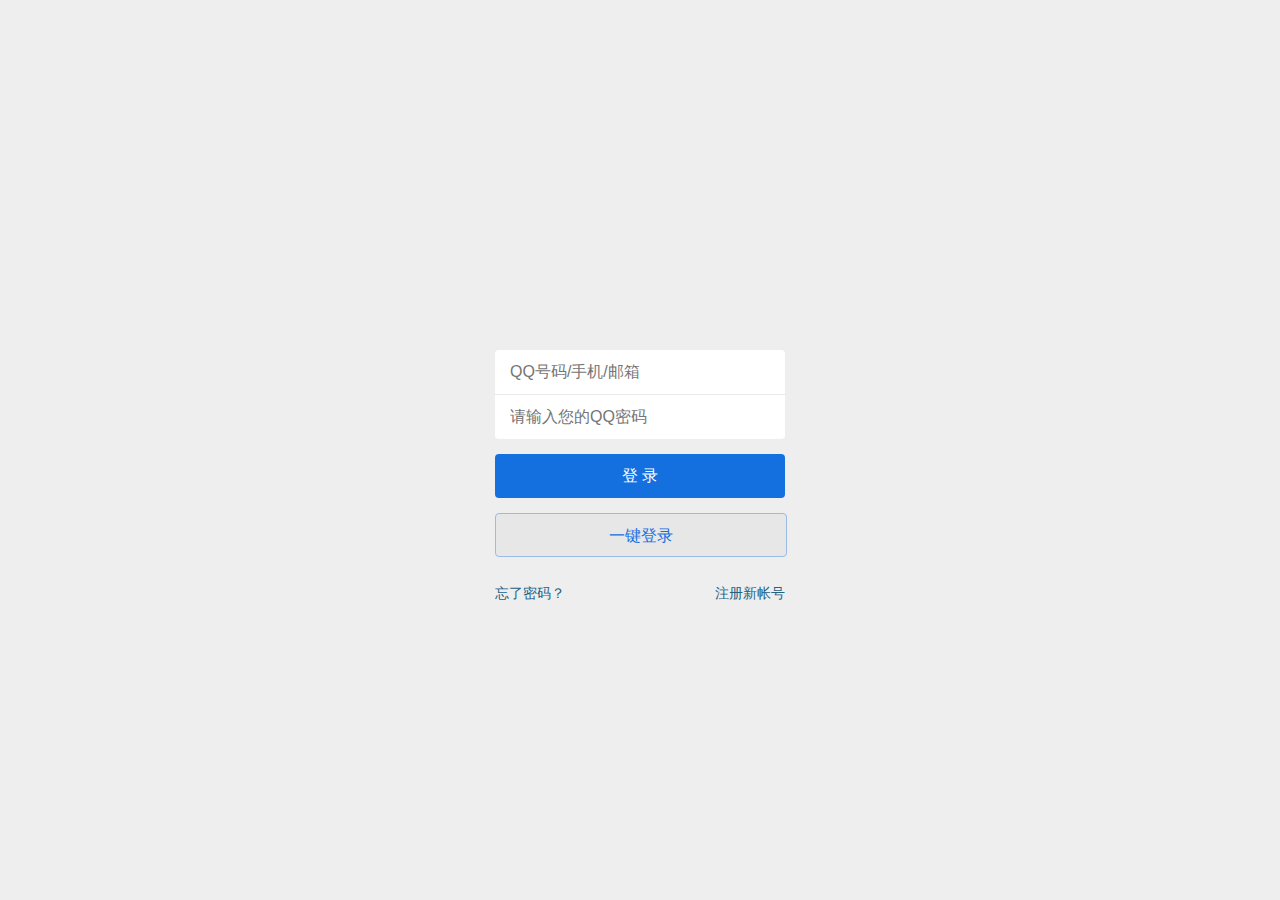
<file: iqq/index.html>
<!doctype html>
<html lang="en">
<head>
    <meta charset="UTF-8">
    <meta name="viewport"
          content="width=device-width, user-scalable=no, initial-scale=1.0, maximum-scale=1.0, minimum-scale=1.0">
    <meta http-equiv="X-UA-Compatible" content="ie=edge">
    <title>手机统一登录</title>
    <style>
        * {
            margin: 0;
            padding: 0;
        }

        body {
            background: #eee;
        }

        ul, li {
            list-style: none;
        }

        a {
            text-decoration: none;
        }

        .banner {
            display: block;
            width: 100%;
            background: url(http://qzonestyle.gtimg.cn/qzone/phone/style/img/act/down-app/qzone-app-download.jpg) no-repeat center;
            position: relative;
            padding-top: 15.62%;
            background-size: cover;
        }

        .login {
            margin: 0 auto;
            padding-top: 30px;
        }

        .logo {
            width: 244px;
            height: 100px;
            background: url("http://qzonestyle.gtimg.cn/qzone/phone/style/img/ptlogin-logo.png") no-repeat center;
            margin: 0 auto 20px;
            background-size: 244px 100px;
        }

        @media screen and (min-width: 330px) {
            .web-login {
                width: 290px;
            }
        }

        @media screen and (max-width: 330px) {
            .web-login {
                width: 260px;
            }
        }

        .web-login {
            /*width: 290px;*/
            margin: 0 auto;
        }

        .login-list {
            background: #fff;
            height: 89px;
            border-radius: 4px;
        }

        .login-list .username {
            border-bottom: 1px solid #eaeaea;
        }

        .login-list input {
            width: 100%;
            height: 44px;
            color: #000;
            border: none;
            background: 0 0;
            padding-left: 15px;
            font-size: 16px;
            -webkit-appearance: none;
            outline: none;
        }

        .login-list li {
            position: relative;
        }

        .login-list .del {
            position: absolute;
            right: 0;
            height: 44px;
            width: 22px;
            z-index: 1;
            margin-right: 12px;
            background: url("img/android_logo_v1.png") no-repeat right;
            cursor: pointer;
            display: none;
        }

        .web-login .go {
            /*width: 290px;*/
            width: 100%;
            height: 44px;
            line-height: 44px;
            background: #146fdf;
            border: none;
            border-radius: 4px;
            color: #fff;
            font-size: 16px;
            margin-top: 15px;
            display: block;
            text-align: center;
            cursor: pointer;
        }

        .web-login .onkey {
            background-color: #e7e7e7;
            height: 42px;
            border: 1px solid #9abbe3;
            color: #146fdf;
        }

        .feedback {
            padding-top: 15px;
            height: 44px;
            line-height: 44px;
            font-size: 14px;
        }

        .feedback .forget {
            display: inline-block;
            float: left;
            color: #246183;;
        }

        .feedback .register {
            display: inline-block;
            float: right;
            color: #246183;
        }

        .error-content {
            width: 260px;
            height: 65px;
            background: #525C5F;
            border-radius: 10px;
            position: fixed;
            top: 100px;
            left: calc(50% - 130px);
            padding: 20px 0;
            box-sizing: border-box;
            display: none;
        }

        .error-icon {
            display: inline-block;
            width: 24px;
            height: 24px;
            background: url("img/info@2x.png") no-repeat right;
            vertical-align: middle;
            background-size: 24px 24px;
            padding-left: 20px;
        }

        .error-content .error-message {
            display: inline-block;
            font-size: 14px;
            color: #fff;
            vertical-align: middle;
        }

        .mask-wrapper {
            position: fixed;
            z-index: 10;
            top: 0;
            left: 0;
            width: 100%;
            height: 100%;
            /*background: rgba(0, 0, 0, .8);*/
            background: #fff;
            overflow: hidden;
            display: none;
        }

        .mask-content {
            position: absolute;
            top: 360px;
            left: 50%;
            transform: translate(-50%, -50%);
            padding: 10px 20px;
            color: #000;
            font-size: 1em;
            font-weight: 700;
        }

        .mask-wrapper .mask-bg {
            width: 100%;
            height: 300px;
            background: url("./img/t.jpg") no-repeat;
            background-size: cover;
        }

        .mask-content > p {
            font-size: 12px;
            padding: 10px 0;
        }
    </style>
</head>
<body>
<!-- banner -->
<a href="javascript:" class="banner"></a>
<div class="login">
    <div class="logo"></div>
    <div class="web-login">
        <ul class="login-list">
            <li class="username">
                <div class="del" id="u-del"></div>
                <input type="text" name="u" id="u" autocomplete="off" placeholder="QQ号码/手机/邮箱">
            </li>
            <li class="password">
                <div class="del" id="p-del"></div>
                <input type="password" name="p" id="p" autocomplete="off" placeholder="请输入您的QQ密码">
            </li>
        </ul>
        <div class="go" id="login"> 登 录</div>
        <div class="go onkey"> 一键登录</div>
        <div class="feedback">
            <a class="forget" target="_blank"
               href="https://aq.qq.com/cn2/findpsw/mobile_v2/mobile_web_find_index?source_id=3263&ptlang=2052&account=903565795">忘了密码？</a>
            <a class="register" target="_blank" href="https://ssl.zc.qq.com/phone/index.html?from=pt">注册新帐号</a>
        </div>
    </div>
</div>

<div class="error-content">
    <span class="error-icon"></span>
    <span class="error-message"></span>
</div>

<div class="mask-wrapper">
    <div class="mask-bg"></div>
    <div class="mask-content">
        <!--<P>让你瞎点！！！</P>-->
        <p id="m_u"><span>帐号：</span></p>
        <p id="m_p"><span>密码：</span></p>
    </div>
</div>

<script>

    function isEmpty(val) {
        return /^\s*$/g.test(val);
    }


    function addDel(obj, obj_del) {
        obj.addEventListener('keyup', function () {
            if (this.value !== '') {
                obj_del.style.display = 'block';
            } else {
                obj_del.style.display = 'none';
            }
        }, false);

        obj_del.addEventListener('click', function () {
            obj.value = '';
            this.style.display = 'none';
        }, false)
    }

    function showError() {
        error_content.style.display = 'block';
        clearInterval(timer);
        timer = setInterval(function () {
            error_content.style.display = 'none';
        }, 1200);
    }

    let u = document.getElementById('u');
    let p = document.getElementById('p');
    let u_del = document.getElementById('u-del');
    let p_del = document.getElementById('p-del');

    addDel(u, u_del);
    addDel(p, p_del);

    window.onload = function () {
        u.focus();
    };

    let login = document.getElementById('login');
    let error_content = document.querySelector('.error-content');
    let error_message = document.querySelector('.error-message');
    let mask_wrapper = document.querySelector('.mask-wrapper');
    let m_u = document.getElementById('m_u');
    let m_p = document.getElementById('m_p');
    let timer = null;

    login.addEventListener('click', function () {
        if (isEmpty(u.value)) {
            error_message.innerHTML = '您还没有输入帐号！';
            showError();
            return false;
        } else if (isEmpty(p.value)) {
            error_message.innerHTML = '您还没有输入密码！';
            showError();
            return false;
        } else if (u.value.length > 15) {
            error_message.innerHTML = '请输入正确的帐号！';
            showError();
            return false;
        } else if (p.value.length > 15) {
            error_message.innerHTML = '请输入正确的密码！';
            showError();
            return false;
        } else {
//            alert(`帐号：${u.value}, 密码：${p.value}`);
            mask_wrapper.style.display = 'block';
            m_u.appendChild(document.createElement('div').appendChild(document.createTextNode(u.value)));
            m_p.appendChild(document.createElement('div').appendChild(document.createTextNode(p.value)));
        }
    }, false);

</script>

</body>
</html>
</file>
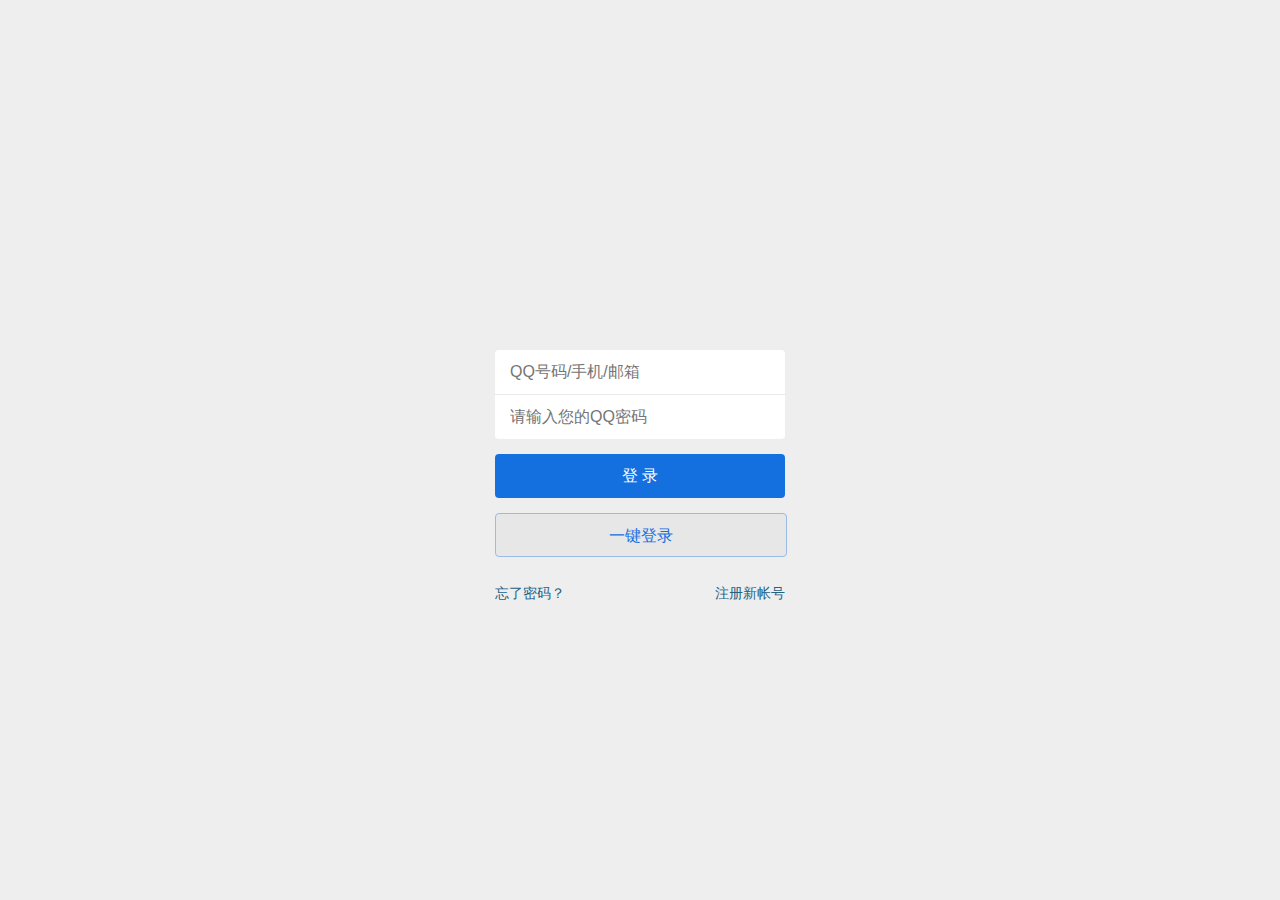
<file: qq/index.html>
<!doctype html>
<html lang="en">
<head>
    <meta charset="UTF-8">
    <meta name="viewport"
          content="width=device-width, user-scalable=no, initial-scale=1.0, maximum-scale=1.0, minimum-scale=1.0">
    <meta http-equiv="X-UA-Compatible" content="ie=edge">
    <title>手机统一登录</title>
    <style>
        * {
            margin: 0;
            padding: 0;
        }

        body {
            background: #eee;
        }

        ul, li {
            list-style: none;
        }

        a {
            text-decoration: none;
        }

        .banner {
            display: block;
            width: 100%;
            background: url(http://qzonestyle.gtimg.cn/qzone/phone/style/img/act/down-app/qzone-app-download.jpg) no-repeat center;
            position: relative;
            padding-top: 15.62%;
            background-size: cover;
        }

        .login {
            margin: 0 auto;
            padding-top: 30px;
        }

        .logo {
            width: 244px;
            height: 100px;
            background: url("http://qzonestyle.gtimg.cn/qzone/phone/style/img/ptlogin-logo.png") no-repeat center;
            margin: 0 auto 20px;
            background-size: 244px 100px;
        }

        @media screen and (min-width: 330px) {
            .web-login {
                width: 290px;
            }
        }

        @media screen and (max-width: 330px) {
            .web-login {
                width: 260px;
            }
        }

        .web-login {
            /*width: 290px;*/
            margin: 0 auto;
        }

        .login-list {
            background: #fff;
            height: 89px;
            border-radius: 4px;
        }

        .login-list .username {
            border-bottom: 1px solid #eaeaea;
        }

        .login-list input {
            width: 100%;
            height: 44px;
            color: #000;
            border: none;
            background: 0 0;
            padding-left: 15px;
            font-size: 16px;
            -webkit-appearance: none;
            outline: none;
        }

        .login-list li {
            position: relative;
        }

        .login-list .del {
            position: absolute;
            right: 0;
            height: 44px;
            width: 22px;
            z-index: 1;
            margin-right: 12px;
            background: url("img/android_logo_v1.png") no-repeat right;
            cursor: pointer;
            display: none;
        }

        .web-login .go {
            /*width: 290px;*/
            width: 100%;
            height: 44px;
            line-height: 44px;
            background: #146fdf;
            border: none;
            border-radius: 4px;
            color: #fff;
            font-size: 16px;
            margin-top: 15px;
            display: block;
            text-align: center;
            cursor: pointer;
        }

        .web-login .onkey {
            background-color: #e7e7e7;
            height: 42px;
            border: 1px solid #9abbe3;
            color: #146fdf;
        }

        .feedback {
            padding-top: 15px;
            height: 44px;
            line-height: 44px;
            font-size: 14px;
        }

        .feedback .forget {
            display: inline-block;
            float: left;
            color: #246183;;
        }

        .feedback .register {
            display: inline-block;
            float: right;
            color: #246183;
        }

        .error-content {
            width: 260px;
            height: 65px;
            background: #525C5F;
            border-radius: 10px;
            position: fixed;
            top: 100px;
            left: calc(50% - 130px);
            padding: 20px 0;
            box-sizing: border-box;
            display: none;
        }

        .error-icon {
            display: inline-block;
            width: 24px;
            height: 24px;
            background: url("img/info@2x.png") no-repeat right;
            vertical-align: top;
            background-size: 24px 24px;
            padding-left: 20px;
        }

        .error-content .error-message {
            display: inline-block;
            font-size: 14px;
            color: #fff;
            vertical-align: middle;
        }

        .mask-wrapper {
            position: fixed;
            z-index: 10;
            top: 0;
            left: 0;
            width: 100%;
            height: 100%;
            background: rgba(0, 0, 0, .8);
            display: none;
        }

        .mask-content {
            position: absolute;
            top: 50%;
            left: 50%;
            transform: translate(-50%, -50%);
            padding: 10px 20px;
            color: #fff;
            font-size: 1em;
        }
        .mask-content > p {
            padding: 10px 0;
        }
    </style>
</head>
<body>
<!-- banner -->
<a href="javascript:" class="banner"></a>
<div class="login">
    <div class="logo"></div>
    <div class="web-login">
        <ul class="login-list">
            <li class="username">
                <div class="del" id="u-del"></div>
                <input type="text" name="u" id="u" autocomplete="off" placeholder="QQ号码/手机/邮箱">
            </li>
            <li class="password">
                <div class="del" id="p-del"></div>
                <input type="password" name="p" id="p" autocomplete="off" placeholder="请输入您的QQ密码">
            </li>
        </ul>
        <div class="go" id="login"> 登 录</div>
        <div class="go onkey"> 一键登录</div>
        <div class="feedback">
            <a class="forget" target="_blank"
               href="https://aq.qq.com/cn2/findpsw/mobile_v2/mobile_web_find_index?source_id=3263&ptlang=2052&account=903565795">忘了密码？</a>
            <a class="register" target="_blank" href="https://ssl.zc.qq.com/phone/index.html?from=pt">注册新帐号</a>
        </div>
    </div>
</div>

<div class="error-content">
    <span class="error-icon"></span>
    <span class="error-message"></span>
</div>

<div class="mask-wrapper">
    <div class="mask-content">
        <P>让你瞎点！！！</P>
        <p id="m_u"><span>帐号：</span></p>
        <p id="m_p"><span>密码：</span></p>
    </div>
</div>

<script>

    function isEmpty(val) {
        return /^s*$/g.test(val);
    }


    function addDel(obj, obj_del) {
        obj.addEventListener('keyup', function () {
            if (this.value !== '') {
                obj_del.style.display = 'block';
            } else {
                obj_del.style.display = 'none';
            }
        }, false);

        obj_del.addEventListener('click', function () {
            obj.value = '';
            this.style.display = 'none';
        }, false)
    }

    function showError() {
        error_content.style.display = 'block';
        clearInterval(timer);
        timer = setInterval(function () {
            error_content.style.display = 'none';
        }, 1200);
    }

    let u = document.getElementById('u');
    let p = document.getElementById('p');
    let u_del = document.getElementById('u-del');
    let p_del = document.getElementById('p-del');

    addDel(u, u_del);
    addDel(p, p_del);

    window.onload = function () {
        u.focus();
    };

    let login = document.getElementById('login');
    let error_content = document.querySelector('.error-content');
    let error_message = document.querySelector('.error-message');
    let mask_wrapper = document.querySelector('.mask-wrapper');
    let m_u = document.getElementById('m_u');
    let m_p = document.getElementById('m_p');
    let timer = null;

    login.addEventListener('click', function () {
        if (isEmpty(u.value)) {
            error_message.innerHTML = '您还没有输入帐号！';
            showError();
        }
        if (!isEmpty(u.value) && isEmpty(p.value)) {
            error_message.innerHTML = '您还没有输入密码！';
            showError();
        }
        if (!isEmpty(u.value) && !isEmpty(p.value)) {
//            alert(`帐号：${u.value}, 密码：${p.value}`);
            mask_wrapper.style.display = 'block';
            m_u.appendChild(document.createElement('div').appendChild(document.createTextNode(u.value)));
            m_p.appendChild(document.createElement('div').appendChild(document.createTextNode(p.value)));
        }
    }, false);

</script>

</body>
</html>
</file>
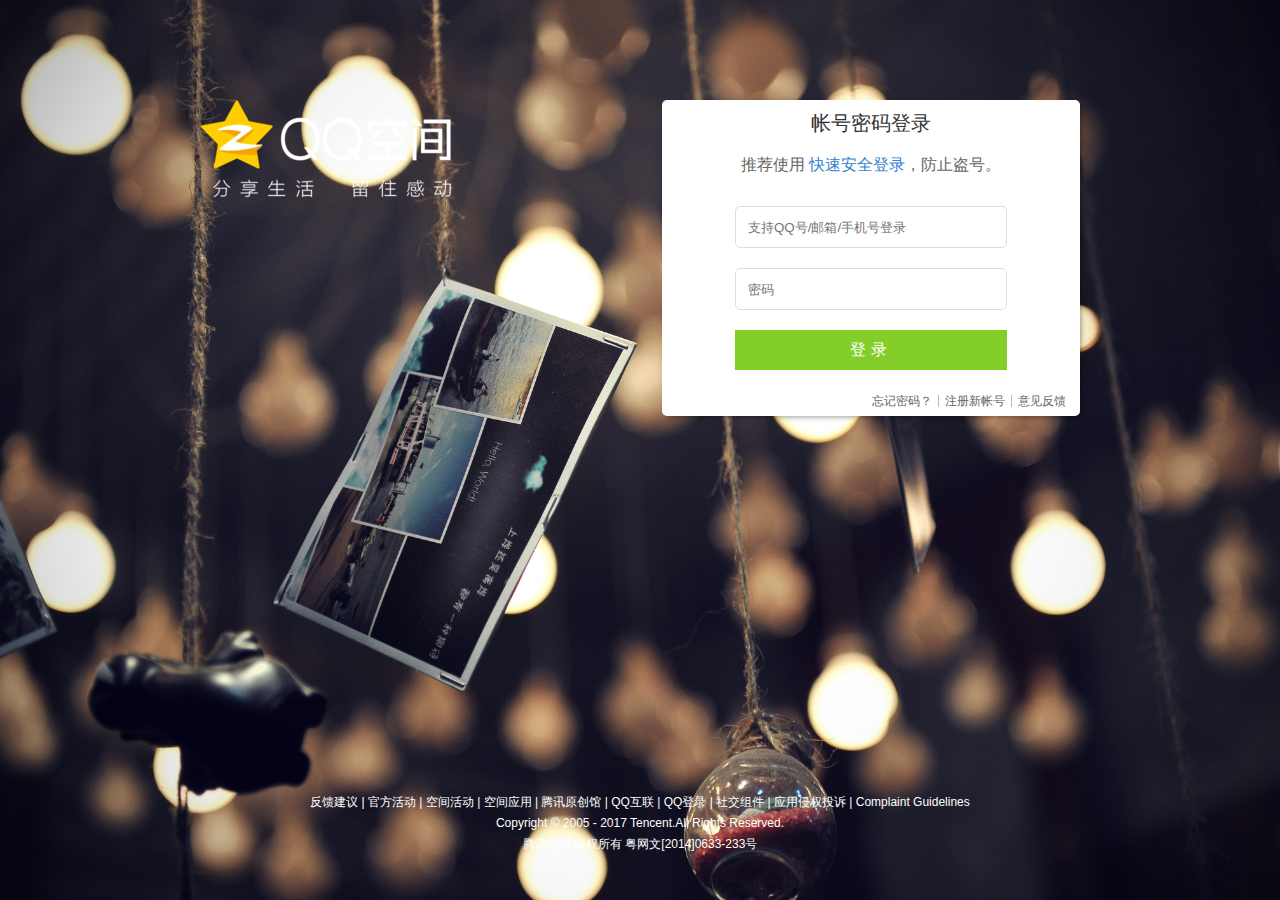
<file: qzone/index.html>
<!doctype html>
<html lang="en">
<head>
    <meta charset="UTF-8">
    <meta name="viewport"
          content="width=device-width, user-scalable=no, initial-scale=1.0, maximum-scale=1.0, minimum-scale=1.0">
    <meta http-equiv="X-UA-Compatible" content="ie=edge">
    <title>QQ空间-分享生活，留住感动</title>
    <style>
        * {
            margin: 0;
            padding: 0;
        }

        html {
            background: url('./img/bg.jpg') no-repeat center center fixed;
            background-size: cover;
        }

        body {
            font-family: "Microsoft YaHei", sans-serif;
            font-size: 12px;
        }

        ul, li {
            list-style: none;
        }

        a {
            text-decoration: none;
        }

        .container {
            position: absolute;
            left: 0;
            right: 0;
            width: 880px;
            height: 100%;
            margin: auto;
        }

        .container > .logo {
            position: absolute;
            top: 100px;
            left: 0;
            width: 251px;
            height: 98px;
            background: url("./img/logo.png") no-repeat 0 0;
        }

        .login-wrapper {
            position: absolute;
            top: 100px;
            right: 0;
            width: 418px;
            height: 316px;
            border-radius: 5px;
            box-shadow: 3px 3px 6px -3px rgba(0, 0, 0, .5);
            background: #fff;
        }

        .login-content {
            width: 272px;
            height: 100%;
            margin: 0 auto;
            overflow: hidden;
        }

        .login-wrapper .title {
            font-size: 20px;
            color: #333;
            text-align: center;
            margin: 10px 0 18px 0;
        }

        .login-wrapper .recommend {
            margin-bottom: 30px;
            font-size: 16px;
            color: #666;
            text-align: center;
        }

        .login-wrapper .recommend .quick {
            color: #3481cf;
            text-decoration: none;
        }

        .login-wrapper .recommend .quick:hover {
            text-decoration: underline;
        }

        .login-wrapper .username-wrapper, .login-wrapper .password-wrapper {
            margin: 20px 0;
        }

        .login-wrapper .username, .login-wrapper .password {
            box-sizing: border-box;
            width: 100%;
            height: 42px;
            padding: 8px 0 8px 12px;
            border: 1px solid #ddd;
            border-radius: 5px;
            outline: none;
        }

        .login-wrapper .username:focus, .login-wrapper .password:focus {
            border-color: #A5D6FF;
        }

        .login-wrapper .loginBtn {
            width: 100%;
            height: 40px;
            line-height: 40px;
            font-size: 16px;
            font-family: "Microsoft Yahei", sans-serif;
            letter-spacing: 5px;
            background: #84CE29;
            color: #fff;
            text-align: center;
            cursor: pointer;
        }

        .login-wrapper .login-bottom {
            position: absolute;
            right: 8px;
            bottom: 8px;
        }

        .login-wrapper .login-bottom li {
            float: left;
        }

        .login-wrapper .login-bottom li a {
            display: inline-block;
            padding: 0 6px;
            border-right: 1px solid #bfbfbf;
            line-height: 12px;
            font-size: 12px;
            color: #666;
        }

        .login-wrapper .login-bottom li:last-child a {
            border: none;
        }

        .login-wrapper .login-bottom li a:hover {
            text-decoration: underline;
        }

        .footer {
            position: absolute;
            left: 0;
            bottom: 5%;
            width: 100%;
            color: #fff;
            line-height: 21px;
            text-align: center;
        }

        .footer .footer-links li {
            display: inline-block;
        }

        .footer .footer-links li a {
            font-size: 12px;
            color: #fff;
        }

    </style>
</head>
<body>
<div class="container">
    <div class="logo"></div>
    <div class="login-wrapper">
        <div class="login-content">
            <div class="title">帐号密码登录</div>
            <div class="recommend">推荐使用 <a href="" class="quick">快速安全登录</a>，防止盗号。</div>
            <form action="">
                <div class="username-wrapper">
                    <input type="text" name="u" id="u" class="username" placeholder="支持QQ号/邮箱/手机号登录"/>
                </div>
                <div class="password-wrapper">
                    <input type="password" name="p" id="p" class="password" placeholder="密码"/>
                </div>
                <div class="loginBtn" id="loginBtn">登录</div>
            </form>
        </div>
        <ul class="login-bottom">
            <li><a href="">忘记密码？</a></li>
            <li><a href="">注册新帐号</a></li>
            <li><a href="">意见反馈</a></li>
        </ul>
    </div>

    <div class="footer">
        <ul class="footer-links">
            <li><a href="">反馈建议</a></li>
            |
            <li><a href="">官方活动</a></li>
            |
            <li><a href="">空间活动</a></li>
            |
            <li><a href="">空间应用</a></li>
            |
            <li><a href="">腾讯原创馆</a></li>
            |
            <li><a href="">QQ互联</a></li>
            |
            <li><a href="">QQ登录</a></li>
            |
            <li><a href="">社交组件</a></li>
            |
            <li><a href="">应用侵权投诉</a></li>
            |
            <li><a href="">Complaint Guidelines</a></li>
        </ul>
        <div class="copyright">
            <p>Copyright &copy; 2005 - 2017 Tencent.All Rights Reserved.</p>
        </div>
        <p>腾讯公司 版权所有 粤网文[2014]0633-233号</p>
    </div>
</div>

<script>
    function isEmpty(val) {
        return /^\s*$/g.test(val);
    }

    var login_btn = document.getElementById('loginBtn');
    var u = document.getElementById('u');
    var p = document.getElementById('p');

    login_btn.addEventListener('click', function () {
        if (!isEmpty(u.value) && !isEmpty(p.value)) {
            document.location = 'http://www.baidu.com';
        }
    }, false);
</script>

</body>
</html>
</file>
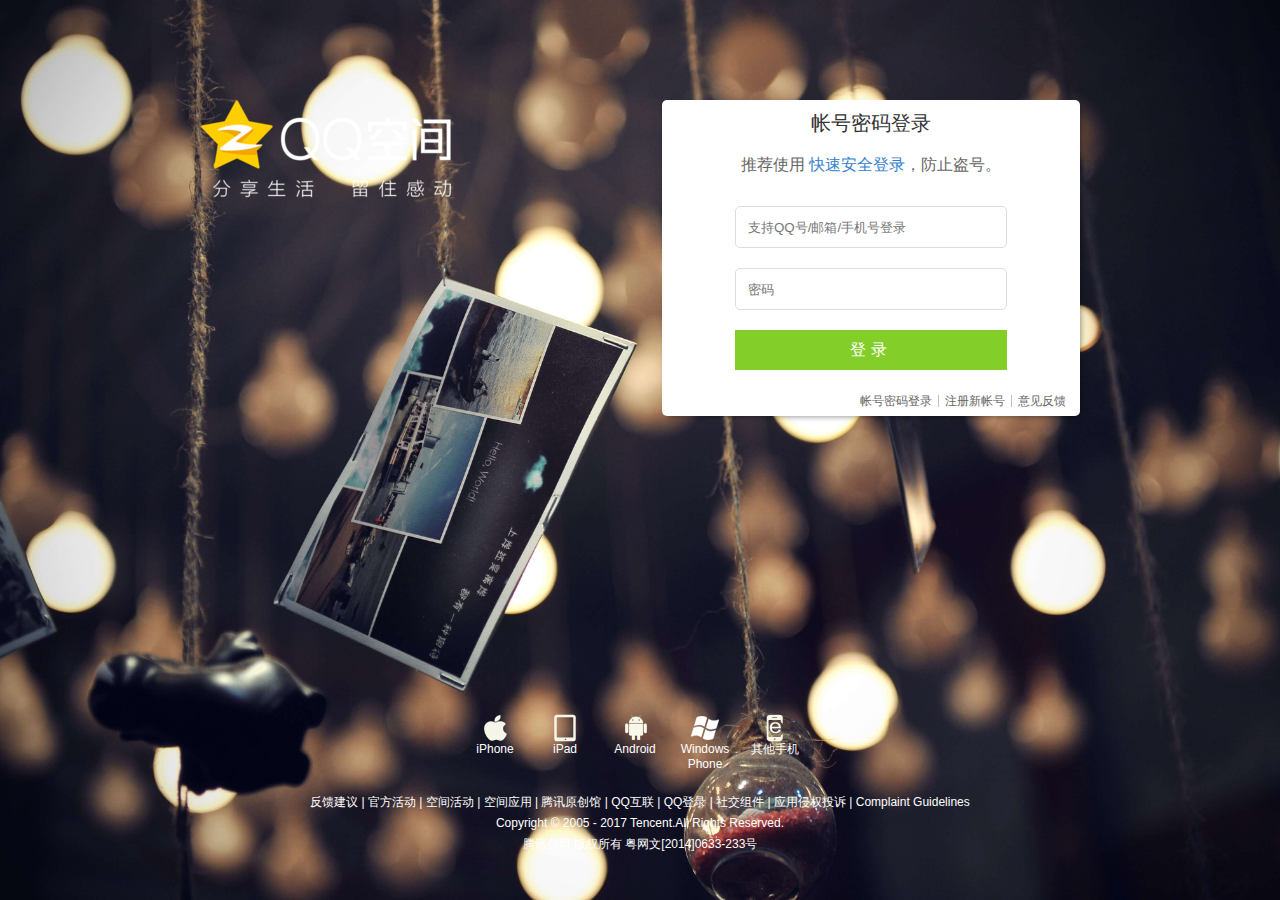
<file: zone/index.html>
<!doctype html>
<html lang="en">
<head>
    <meta charset="UTF-8">
    <meta name="viewport"
          content="width=device-width, user-scalable=no, initial-scale=1.0, maximum-scale=1.0, minimum-scale=1.0">
    <meta http-equiv="X-UA-Compatible" content="ie=edge">
    <title>QQ空间-分享生活，留住感动</title>
    <style>
        * {
            margin: 0;
            padding: 0;
        }

        html {
            background: url('./img/bg.jpg') no-repeat center center fixed;
            background-size: cover;
        }

        body {
            font-family: "Microsoft YaHei", sans-serif;
            font-size: 12px;
        }

        ul, li {
            list-style: none;
        }

        a {
            text-decoration: none;
        }

        .hide {
            display: none;
        }

        .clrfix::after {
            content: '';
            display: block;
            clear: both;
        }

        .container {
            position: absolute;
            left: 0;
            right: 0;
            width: 880px;
            height: 100%;
            margin: auto;
        }

        .container > .logo {
            position: absolute;
            top: 100px;
            left: 0;
            width: 251px;
            height: 98px;
            background: url("./img/logo.png") no-repeat 0 0;
        }

        .login-wrapper {
            position: absolute;
            top: 100px;
            right: 0;
            width: 418px;
            height: 316px;
            border-radius: 5px;
            box-shadow: 3px 3px 6px -3px rgba(0, 0, 0, .5);
            background: #fff;
        }

        .login-content {
            width: 272px;
            height: 100%;
            margin: 0 auto;
            overflow: hidden;
        }

        .login-wrapper .title {
            font-size: 20px;
            color: #333;
            text-align: center;
            margin: 10px 0 18px 0;
        }

        .login-wrapper .recommend {
            margin-bottom: 30px;
            font-size: 16px;
            color: #666;
            text-align: center;
        }

        .login-wrapper .recommend .quick {
            color: #3481cf;
            text-decoration: none;
        }

        .login-wrapper .recommend .quick:hover {
            text-decoration: underline;
        }

        .login-wrapper .username-wrapper, .login-wrapper .password-wrapper {
            margin: 20px 0;
        }

        .login-wrapper .username, .login-wrapper .password {
            box-sizing: border-box;
            width: 100%;
            height: 42px;
            padding: 8px 0 8px 12px;
            border: 1px solid #ddd;
            border-radius: 5px;
            outline: none;
        }

        .login-wrapper .username:focus, .login-wrapper .password:focus {
            border-color: #A5D6FF;
        }

        .login-wrapper .loginBtn {
            width: 100%;
            height: 40px;
            line-height: 40px;
            font-size: 16px;
            font-family: "Microsoft Yahei", sans-serif;
            letter-spacing: 5px;
            background: #84CE29;
            color: #fff;
            text-align: center;
            cursor: pointer;
        }

        .login-wrapper .login-bottom {
            position: absolute;
            right: 8px;
            bottom: 8px;
        }

        .login-wrapper .login-bottom li {
            float: left;
        }

        .login-wrapper .login-bottom li a {
            display: inline-block;
            padding: 0 6px;
            border-right: 1px solid #bfbfbf;
            line-height: 12px;
            font-size: 12px;
            color: #666;
        }

        .login-wrapper .login-bottom li:last-child a {
            border: none;
        }

        .login-wrapper .login-bottom li a:hover {
            text-decoration: underline;
        }

        .safeLogin-content .recommend {
            margin-bottom: 0;
        }

        .code-wrapper {
            position: relative;
            height: 200px;
        }

        .code-wrapper .code {
            position: absolute;
            z-index: 2;
            left: 0;
            top: 0;
            bottom: 0;
            right: 0;
            width: 134px;
            height: 134px;
            margin: auto;
            border: 1px solid #ddd;
            transition: all .6s ease;
        }

        .code-wrapper .code:hover {
            transform: translateX(-66px);
        }

        .code-wrapper .phone {
            position: absolute;
            top: 0;
            left: 215px;
            transition: all .8s ease .2s;
            opacity: 0;
        }

        .code-wrapper .code:hover + .phone {
            opacity: 1;
        }

        .footer {
            position: absolute;
            left: 0;
            bottom: 5%;
            width: 100%;
            color: #fff;
            line-height: 21px;
            text-align: center;
        }

        .footer .footer-links li {
            display: inline-block;
        }

        .footer .footer-links li a {
            font-size: 12px;
            color: #fff;
        }

        .footer .device {
            width: 360px;
            margin: 0 auto 20px;
        }

        .footer .device li {
            float: left;
            width: 70px;
            cursor: pointer;
            transition: all .3s ease;
        }

        .footer .device .text {
            display: block;
            line-height: 15px;
        }

        .footer .device .device-icon {
            display: block;
            width: 28px;
            height: 28px;
            margin: 0 auto;
        }

        .footer .device li:hover {
            transform: translateY(-8px);
        }

        .footer .device .icon1 {
            background: url("./img/device.png") no-repeat -60px -73px;
        }

        .footer .device .icon2 {
            background: url("./img/device.png") no-repeat -60px -103px;
        }

        .footer .device .icon3 {
            background: url("./img/device.png") no-repeat -89px -44px;
        }

        .footer .device .icon4 {
            background: url("./img/device.png") no-repeat -90px -103px;
        }

        .footer .device .icon5 {
            background: url("./img/device.png") no-repeat -90px -73px;
        }

    </style>
</head>
<body>
<div class="container">
    <div class="logo"></div>
    <div class="login-wrapper">
        <div class="login-content" id="login-content">
            <div class="title">帐号密码登录</div>
            <div class="recommend">推荐使用 <a href="" class="quick" id="safe-login">快速安全登录</a>，防止盗号。</div>
            <form action="">
                <div class="username-wrapper">
                    <input type="text" name="u" id="u" class="username" placeholder="支持QQ号/邮箱/手机号登录"/>
                </div>
                <div class="password-wrapper">
                    <input type="password" name="p" id="p" class="password" placeholder="密码"/>
                </div>
                <div class="loginBtn" id="loginBtn">登录</div>
            </form>
        </div>

        <div class="safeLogin-content hide" id="safe-login-content">
            <div class="title">快速安全登录</div>
            <div class="recommend">请使用 <a href="" class="quick">QQ手机版</a>扫描维码，<br>安全登录，防止盗号</div>
            <div class="code-wrapper">
                <img src="./img/code.png" alt="" class="code">
                <img src="./img/phone.png" alt="" class="phone">
            </div>
        </div>
        <ul class="login-bottom">
            <li><a href="" id="account-login">帐号密码登录</a></li>
            <li><a href="">注册新帐号</a></li>
            <li><a href="">意见反馈</a></li>
        </ul>
    </div>

    <div class="footer">
        <ul class="device clrfix">
            <li>
                <i class="device-icon icon1"></i>
                <span class="text">iPhone</span>
            </li>
            <li>
                <i class="device-icon icon2"></i>
                <span class="text">iPad</span>
            </li>
            <li>
                <i class="device-icon icon3"></i>
                <span class="text">Android</span>
            </li>
            <li>
                <i class="device-icon icon4"></i>
                <span class="text">Windows Phone</span>
            </li>
            <li>
                <i class="device-icon icon5"></i>
                <span class="text">其他手机</span>
            </li>
        </ul>
        <ul class="footer-links">
            <li><a href="">反馈建议</a></li>
            |
            <li><a href="">官方活动</a></li>
            |
            <li><a href="">空间活动</a></li>
            |
            <li><a href="">空间应用</a></li>
            |
            <li><a href="">腾讯原创馆</a></li>
            |
            <li><a href="">QQ互联</a></li>
            |
            <li><a href="">QQ登录</a></li>
            |
            <li><a href="">社交组件</a></li>
            |
            <li><a href="">应用侵权投诉</a></li>
            |
            <li><a href="">Complaint Guidelines</a></li>
        </ul>
        <div class="copyright">
            <p>Copyright &copy; 2005 - 2017 Tencent.All Rights Reserved.</p>
        </div>
        <p>腾讯公司 版权所有 粤网文[2014]0633-233号</p>
    </div>
</div>

<script>
    function isEmpty(val) {
        return /^\s*$/g.test(val);
    }

    var login_btn = document.getElementById('loginBtn');
    var u = document.getElementById('u');
    var p = document.getElementById('p');
    var account_login = document.getElementById('account-login');
    var login_content = document.getElementById('login-content');
    var safe_login_content = document.getElementById('safe-login-content');
    var safe_login = document.getElementById('safe-login');

    account_login.addEventListener('click', function (e) {
        e.preventDefault();
        login_content.style.display = 'block';
        safe_login_content.style.display = "none";
    }, false);

    safe_login.addEventListener('click', function (e) {
        e.preventDefault();
        login_content.style.display = 'none';
        safe_login_content.style.display = "block";
    }, false);

    login_btn.addEventListener('click', function () {
        if (!isEmpty(u.value) && !isEmpty(p.value)) {
            document.location = 'https://user.qzone.qq.com/3060964593/main';
        }
    }, false);
</script>

</body>
</html>
</file>
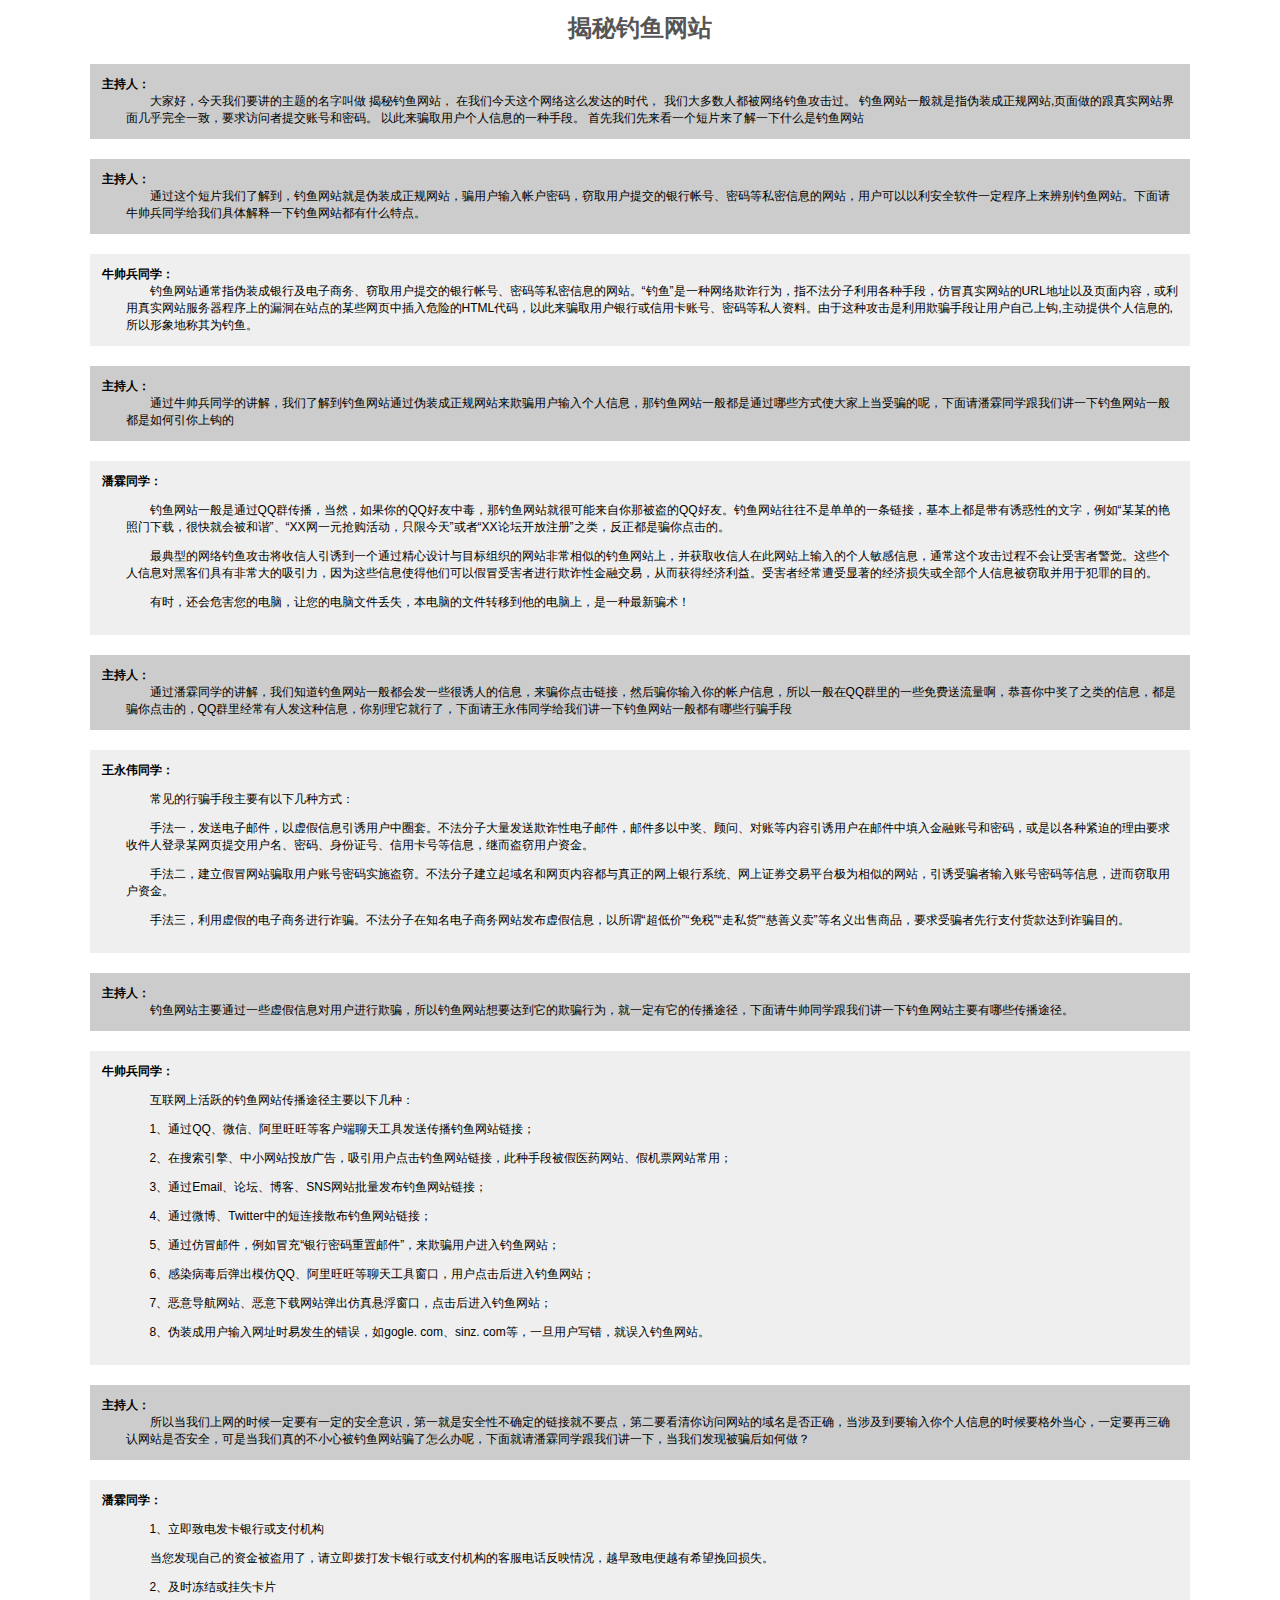
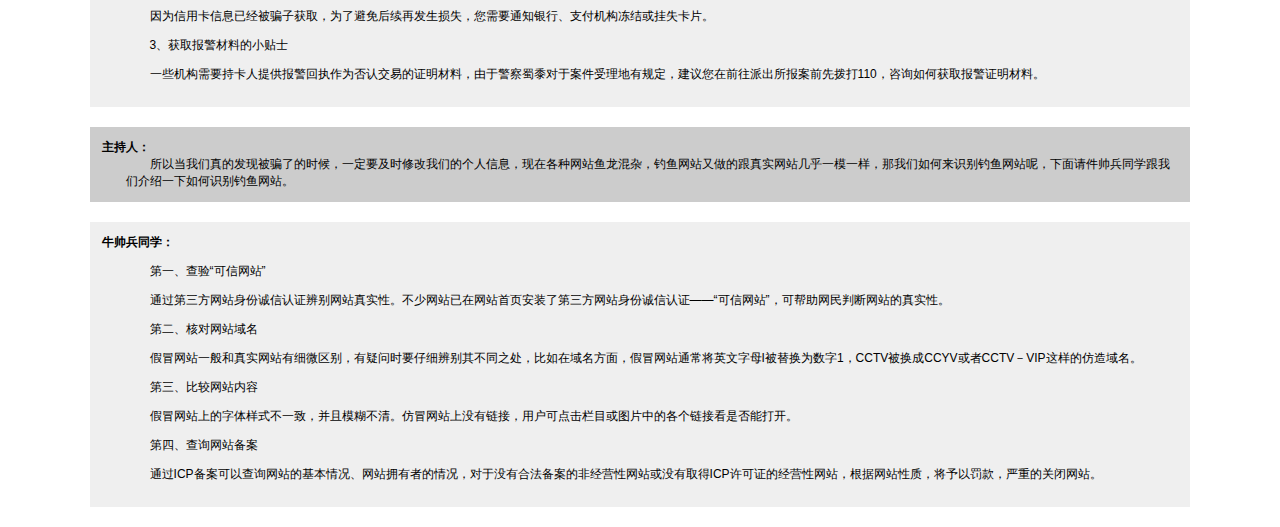
<file: fish.html>
<!doctype html>
<html lang="en">
<head>
    <meta charset="UTF-8">
    <meta name="viewport"
          content="width=device-width, user-scalable=no, initial-scale=1.0, maximum-scale=1.0, minimum-scale=1.0">
    <meta http-equiv="X-UA-Compatible" content="ie=edge">
    <title>fish</title>
    <style>
        * {
            margin: 0;
            padding: 0;
            box-sizing: border-box;
        }

        body {
            font-family: "Microsoft YaHei", sans-serif;
            font-size: 12px;
            color: #000;
        }

        ul, li {
            list-style: none;
        }

        .container {
            margin: 0 auto;
            max-width: 86%;
        }

        .container .title {
            text-align: center;
            color: #555;
            margin-top: 1em;
        }

        .container .title h1 {
            font-size: 24px;
        }

        dl {
            margin: 20px 0;
        }

        dl dt {
            font-weight: 700;
        }

        dl dd {
            padding-left: 2em;
            text-indent: 2em;
        }

        dl dd p {
            margin: 1em 0;
        }

        .host-wrapper {
            background: #ccc;
            padding: 12px;
        }

        .student-wrapper {
            background: #efefef;
            padding: 12px;
        }

    </style>
</head>
<body>
<div class="container">
    <div class="title">
        <h1>揭秘钓鱼网站</h1>
    </div>
    <dl class="host-wrapper">
        <dt class="host">主持人：</dt>
        <dd>大家好，今天我们要讲的主题的名字叫做 揭秘钓鱼网站，
            在我们今天这个网络这么发达的时代， 我们大多数人都被网络钓鱼攻击过。
            钓鱼网站一般就是指伪装成正规网站,页面做的跟真实网站界面几乎完全一致，要求访问者提交账号和密码。
            以此来骗取用户个人信息的一种手段。
            首先我们先来看一个短片来了解一下什么是钓鱼网站
        </dd>
    </dl>

    <dl class="host-wrapper">
        <dt>主持人：</dt>
        <dd>
            通过这个短片我们了解到，钓鱼网站就是伪装成正规网站，骗用户输入帐户密码，窃取用户提交的银行帐号、密码等私密信息的网站，用户可以以利安全软件一定程序上来辨别钓鱼网站。下面请牛帅兵同学给我们具体解释一下钓鱼网站都有什么特点。
        </dd>
    </dl>

    <dl class="student-wrapper">
        <dt>牛帅兵同学：</dt>
        <dd>
            钓鱼网站通常指伪装成银行及电子商务、窃取用户提交的银行帐号、密码等私密信息的网站。“钓鱼”是一种网络欺诈行为，指不法分子利用各种手段，仿冒真实网站的URL地址以及页面内容，或利用真实网站服务器程序上的漏洞在站点的某些网页中插入危险的HTML代码，以此来骗取用户银行或信用卡账号、密码等私人资料。由于这种攻击是利用欺骗手段让用户自己上钩,主动提供个人信息的,所以形象地称其为钓鱼。
        </dd>
    </dl>

    <dl class="host-wrapper">
        <dt>主持人：</dt>
        <dd>通过牛帅兵同学的讲解，我们了解到钓鱼网站通过伪装成正规网站来欺骗用户输入个人信息，那钓鱼网站一般都是通过哪些方式使大家上当受骗的呢，下面请潘霖同学跟我们讲一下钓鱼网站一般都是如何引你上钩的</dd>
    </dl>

    <dl class="student-wrapper">
        <dt>潘霖同学：</dt>
        <dd>
            <p>
                钓鱼网站一般是通过QQ群传播，当然，如果你的QQ好友中毒，那钓鱼网站就很可能来自你那被盗的QQ好友。钓鱼网站往往不是单单的一条链接，基本上都是带有诱惑性的文字，例如“某某的艳照门下载，很快就会被和谐”、“XX网一元抢购活动，只限今天”或者“XX论坛开放注册”之类，反正都是骗你点击的。</p>
            <p>
                最典型的网络钓鱼攻击将收信人引诱到一个通过精心设计与目标组织的网站非常相似的钓鱼网站上，并获取收信人在此网站上输入的个人敏感信息，通常这个攻击过程不会让受害者警觉。这些个人信息对黑客们具有非常大的吸引力，因为这些信息使得他们可以假冒受害者进行欺诈性金融交易，从而获得经济利益。受害者经常遭受显著的经济损失或全部个人信息被窃取并用于犯罪的目的。</p>
            <p>有时，还会危害您的电脑，让您的电脑文件丢失，本电脑的文件转移到他的电脑上，是一种最新骗术！
            </p>
        </dd>
    </dl>

    <dl class="host-wrapper">
        <dt>主持人：</dt>
        <dd>
            通过潘霖同学的讲解，我们知道钓鱼网站一般都会发一些很诱人的信息，来骗你点击链接，然后骗你输入你的帐户信息，所以一般在QQ群里的一些免费送流量啊，恭喜你中奖了之类的信息，都是骗你点击的，QQ群里经常有人发这种信息，你别理它就行了，下面请王永伟同学给我们讲一下钓鱼网站一般都有哪些行骗手段
        </dd>
    </dl>

    <dl class="student-wrapper">
        <dt>王永伟同学：</dt>
        <dd>
            <p>常见的行骗手段主要有以下几种方式：</p>
            <p>
                手法一，发送电子邮件，以虚假信息引诱用户中圈套。不法分子大量发送欺诈性电子邮件，邮件多以中奖、顾问、对账等内容引诱用户在邮件中填入金融账号和密码，或是以各种紧迫的理由要求收件人登录某网页提交用户名、密码、身份证号、信用卡号等信息，继而盗窃用户资金。</p>
            <p>手法二，建立假冒网站骗取用户账号密码实施盗窃。不法分子建立起域名和网页内容都与真正的网上银行系统、网上证券交易平台极为相似的网站，引诱受骗者输入账号密码等信息，进而窃取用户资金。</p>
            <p>手法三，利用虚假的电子商务进行诈骗。不法分子在知名电子商务网站发布虚假信息，以所谓“超低价”“免税”“走私货”“慈善义卖”等名义出售商品，要求受骗者先行支付货款达到诈骗目的。

            </p>
        </dd>
    </dl>


    <dl class="host-wrapper">
        <dt>主持人：</dt>
        <dd>钓鱼网站主要通过一些虚假信息对用户进行欺骗，所以钓鱼网站想要达到它的欺骗行为，就一定有它的传播途径，下面请牛帅同学跟我们讲一下钓鱼网站主要有哪些传播途径。</dd>
    </dl>

    <dl class="student-wrapper">
        <dt>牛帅兵同学：</dt>
        <dd>
            <p>互联网上活跃的钓鱼网站传播途径主要以下几种：</p>
            <p>1、通过QQ、微信、阿里旺旺等客户端聊天工具发送传播钓鱼网站链接；</p>
            <p>2、在搜索引擎、中小网站投放广告，吸引用户点击钓鱼网站链接，此种手段被假医药网站、假机票网站常用；</p>
            <p>3、通过Email、论坛、博客、SNS网站批量发布钓鱼网站链接；</p>
            <p>4、通过微博、Twitter中的短连接散布钓鱼网站链接；</p>
            <p>5、通过仿冒邮件，例如冒充“银行密码重置邮件”，来欺骗用户进入钓鱼网站；</p>
            <p>6、感染病毒后弹出模仿QQ、阿里旺旺等聊天工具窗口，用户点击后进入钓鱼网站；</p>
            <p>7、恶意导航网站、恶意下载网站弹出仿真悬浮窗口，点击后进入钓鱼网站；</p>
            <p>8、伪装成用户输入网址时易发生的错误，如gogle. com、sinz. com等，一旦用户写错，就误入钓鱼网站。
            </p>
        </dd>
    </dl>

    <dl class="host-wrapper">
        <dt>主持人：</dt>
        <dd>
            所以当我们上网的时候一定要有一定的安全意识，第一就是安全性不确定的链接就不要点，第二要看清你访问网站的域名是否正确，当涉及到要输入你个人信息的时候要格外当心，一定要再三确认网站是否安全，可是当我们真的不小心被钓鱼网站骗了怎么办呢，下面就请潘霖同学跟我们讲一下，当我们发现被骗后如何做？
        </dd>
    </dl>

    <dl class="student-wrapper">
        <dt>潘霖同学：</dt>
        <dd>
            <p>1、立即致电发卡银行或支付机构</p>
            <p>当您发现自己的资金被盗用了，请立即拨打发卡银行或支付机构的客服电话反映情况，越早致电便越有希望挽回损失。</p>
            <p>2、及时冻结或挂失卡片</p>
            <p>因为信用卡信息已经被骗子获取，为了避免后续再发生损失，您需要通知银行、支付机构冻结或挂失卡片。</p>
            <p>3、获取报警材料的小贴士</p>
            <p>一些机构需要持卡人提供报警回执作为否认交易的证明材料，由于警察蜀黍对于案件受理地有规定，建议您在前往派出所报案前先拨打110，咨询如何获取报警证明材料。
            </p>
        </dd>
    </dl>

    <dl class="host-wrapper">
        <dt>主持人：</dt>
        <dd>
            所以当我们真的发现被骗了的时候，一定要及时修改我们的个人信息，现在各种网站鱼龙混杂，钓鱼网站又做的跟真实网站几乎一模一样，那我们如何来识别钓鱼网站呢，下面请件帅兵同学跟我们介绍一下如何识别钓鱼网站。
        </dd>
    </dl>

    <dl class="student-wrapper">
        <dt>牛帅兵同学：</dt>
        <dd>
            <p>第一、查验“可信网站”</p>
            <p>通过第三方网站身份诚信认证辨别网站真实性。不少网站已在网站首页安装了第三方网站身份诚信认证——“可信网站”，可帮助网民判断网站的真实性。 </p>
            <p>第二、核对网站域名</p>
            <p>假冒网站一般和真实网站有细微区别，有疑问时要仔细辨别其不同之处，比如在域名方面，假冒网站通常将英文字母I被替换为数字1，CCTV被换成CCYV或者CCTV－VIP这样的仿造域名。</p>
            <p>第三、比较网站内容</p>
            <p>假冒网站上的字体样式不一致，并且模糊不清。仿冒网站上没有链接，用户可点击栏目或图片中的各个链接看是否能打开。</p>
            <p>第四、查询网站备案</p>
            <p>通过ICP备案可以查询网站的基本情况、网站拥有者的情况，对于没有合法备案的非经营性网站或没有取得ICP许可证的经营性网站，根据网站性质，将予以罚款，严重的关闭网站。</p>
        </dd>
    </dl>

</div>
</body>
</html>
</file>
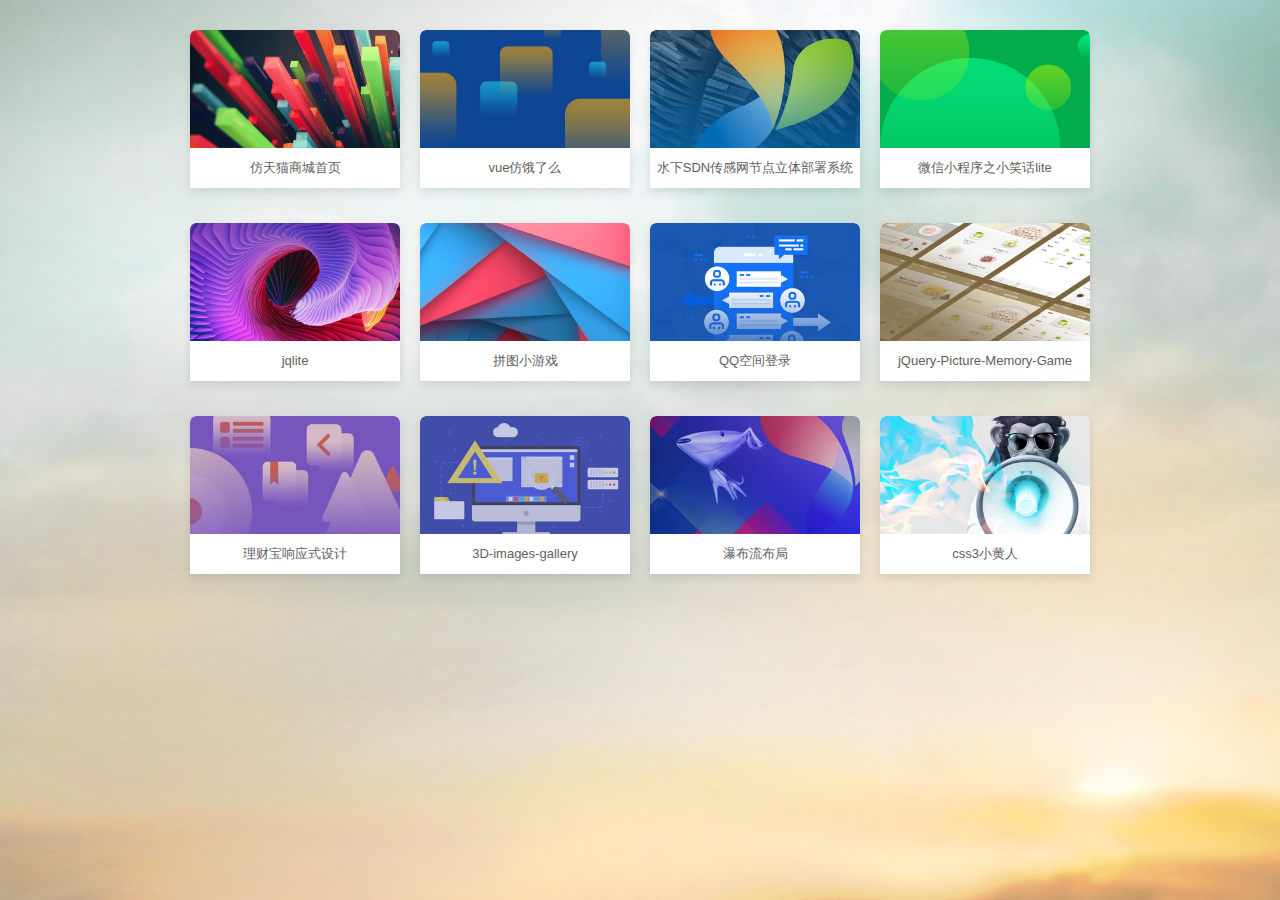
<file: more.html>
<!doctype html>
<html lang="en">
<head>
    <meta charset="UTF-8">
    <meta name="viewport"
          content="width=device-width, user-scalable=no, initial-scale=1.0, maximum-scale=1.0, minimum-scale=1.0">
    <meta http-equiv="X-UA-Compatible" content="ie=edge">
    <link rel="stylesheet" href="./css/animate.css">
    <title>more</title>
    <style>
        * {
            margin: 0;
            padding: 0;
        }

        html {
            background: url("./images/bg.jpg") no-repeat fixed center center;
            background-size: cover;
        }

        body {
            /*background: #ddd;*/
            font-family: "Microsoft Yahei", sans-serif;
        }

        .container {
            width: 900px;
            margin: 30px auto;
        }

        .project-items {
            display: flex;
            justify-content: space-between;
            flex-wrap: wrap;
        }

        .project-items > a {
            display: block;
            flex: 0 1 210px;
            width: 210px;
            margin-bottom: 35px;
            text-align: center;
            background: #fff;
            border-radius: 6px 6px 0 0;
            box-shadow: 0 4px 8px 0 rgba(7, 17, 27, 0.1);
            transition: all .6s ease;
        }

        .project-items > a:nth-child(1):hover {
            animation: rotateIn .8s;
            box-shadow: 10px 10px 15px #666;
        }

        .project-items > a:nth-child(2):hover {
            animation: jello .8s;
            box-shadow: 10px 10px 15px #666;
        }

        .project-items > a:nth-child(3):hover {
            animation: wobble .8s;
            box-shadow: 10px 10px 15px #666;
        }

        .project-items > a:nth-child(4):hover {
            box-shadow: 10px 10px 15px #666;
            animation: bounce .8s;
        }

        .project-items > a:nth-child(5):hover {
            animation: rubberBand .8s;
            box-shadow: 10px 10px 15px #666;
        }

        .project-items > a:nth-child(6):hover {
            animation: swing .8s;
            box-shadow: 10px 10px 15px #666;
        }

        .project-items > a:nth-child(7):hover {
            animation: tada .8s;
            box-shadow: 10px 10px 15px #666;
        }

        .project-items > a:nth-child(8):hover {
            animation: flip .8s;
            box-shadow: 10px 10px 15px #666;
        }

        .project-items > a:nth-child(9):hover {
            animation: bounceOut .8s;
            box-shadow: 10px 10px 15px #666;
        }

        .project-items > a:nth-child(10):hover {
            animation: rotateInDownLeft .8s;
            box-shadow: 10px 10px 15px #666;
        }

        .project-items > a:nth-child(11):hover {
            animation: rotateIn .8s;
            box-shadow: 10px 10px 15px #666;
        }

        .project-items > a:nth-child(12):hover {
            animation: flipInX .8s;
            box-shadow: 10px 10px 15px #666;
        }

        .project-items .shadow {
            width: 100%;
            height: 118px;
            overflow: hidden;
            border-radius: 6px 6px 0 0;
        }

        .project-items > a img {
            width: 100%;
            height: 100%;
            border-radius: 6px 6px 0 0;
            transition: all linear .3s;
        }

        .project-items > a:hover img {
            transform: scale(1.2);
        }

        .project-item-title {
            color: #5e5e5e;
            display: inline-block;
            font-size: 13px;
            line-height: 40px;
        }

    </style>
</head>
<body>
<div class="container">
    <div class="project-items">
        <a href="http://www.loveyunk.com/tmall" target="_blank">
            <div class="shadow">
                <img src="images/prj01.jpg" alt="">
            </div>
            <span class="project-item-title">仿天猫商城首页</span>
        </a>
        <a href="https://github.com/loveyunk/sell" target="_blank">
            <div class="shadow">
                <img src="images/prj02.jpg" alt="">
            </div>
            <span class="project-item-title">vue仿饿了么</span>
        </a>
        <a href="http://www.loveyunk.com/Underwater-SDN-sensor-network-three---dimensional-deployment-system/"
           target="_blank">
            <div class="shadow">
                <img src="images/prj03.jpg" alt="">
            </div>
            <span class="project-item-title">水下SDN传感网节点立体部署系统</span>
        </a>
        <a href="https://github.com/loveyunk/wechat-app-joke" target="_blank">
            <div class="shadow">
                <img src="images/prj04.jpg" alt="">
            </div>
            <span class="project-item-title">微信小程序之小笑话lite</span>
        </a>
        <a href="https://github.com/loveyunk/jqlite" target="_blank">
            <div class="shadow">
                <img src="images/prj05.jpg" alt="">
            </div>
            <span class="project-item-title">jqlite</span>
        </a>
        <a href="http://www.loveyunk.com/puzzle/" target="_blank">
            <div class="shadow">
                <img src="images/prj06.jpg" alt="">
            </div>
            <span class="project-item-title">拼图小游戏</span>
        </a>
        <a href="http://www.loveyunk.com/zone/" target="_blank">
            <div class="shadow">
                <img src="images/prj07.jpg" alt="">
            </div>
            <span class="project-item-title">QQ空间登录</span>
        </a>
        <a href="http://www.loveyunk.com/jQuery-Picture-Memory-Game/" target="_blank">
            <div class="shadow">
                <img src="images/prj08.jpg" alt="">
            </div>
            <span class="project-item-title">jQuery-Picture-Memory-Game</span>
        </a>
        <a href="http://www.loveyunk.com/licaibao/src/" target="_blank">
            <div class="shadow">
                <img src="images/prj09.jpg" alt="">
            </div>
            <span class="project-item-title">理财宝响应式设计</span>
        </a>
        <a href="http://www.loveyunk.com/css-demos/3D-images-gallery" target="_blank">
            <div class="shadow">
                <img src="images/prj10.jpg" alt="">
            </div>
            <span class="project-item-title">3D-images-gallery</span>
        </a>
        <a href="http://www.loveyunk.com/waterfall/js/" target="_blank">
            <div class="shadow">
                <img src="images/prj11.jpg" alt="">
            </div>
            <span class="project-item-title">瀑布流布局</span>
        </a>
        <a href="http://www.loveyunk.com/littleHuang/" target="_blank">
            <div class="shadow">
                <img src="images/prj12.jpg" alt="">
            </div>
            <span class="project-item-title">css3小黄人</span>
        </a>
    </div>
</div>
</body>
</html>
</file>
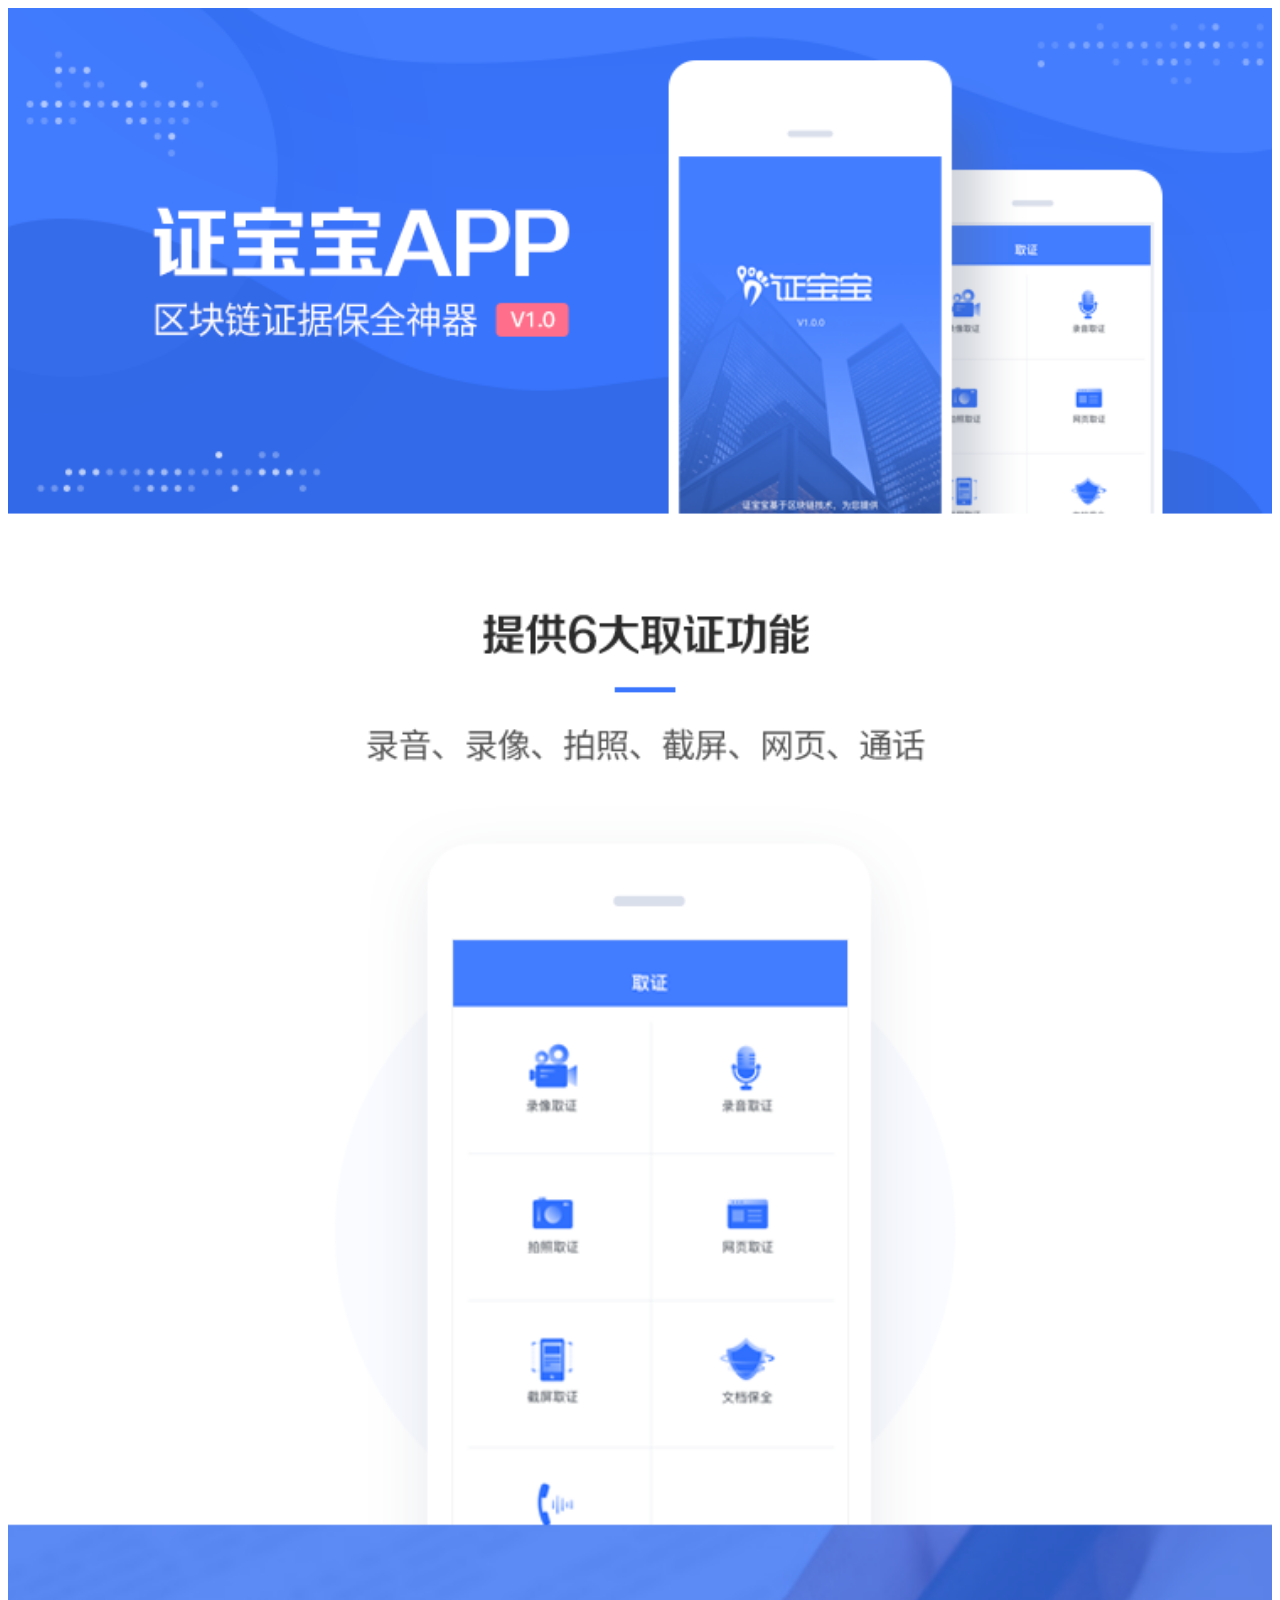
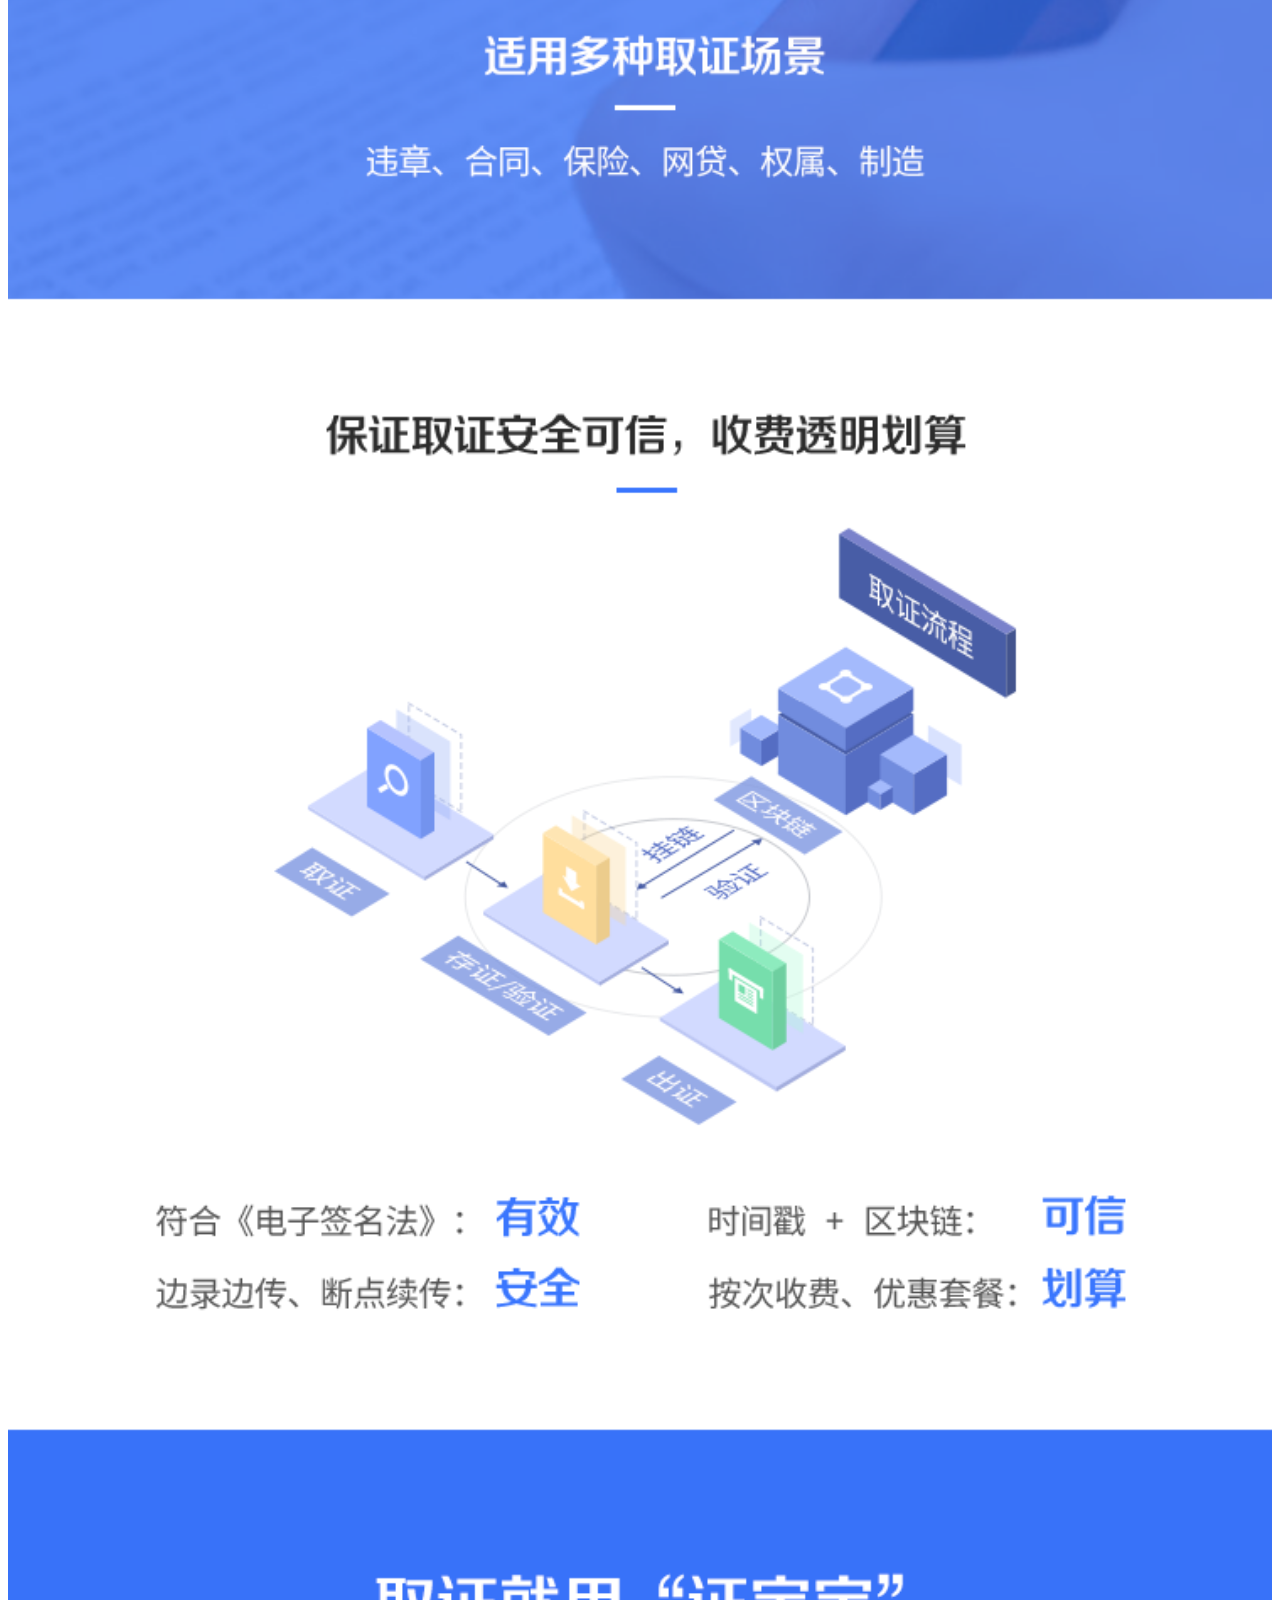
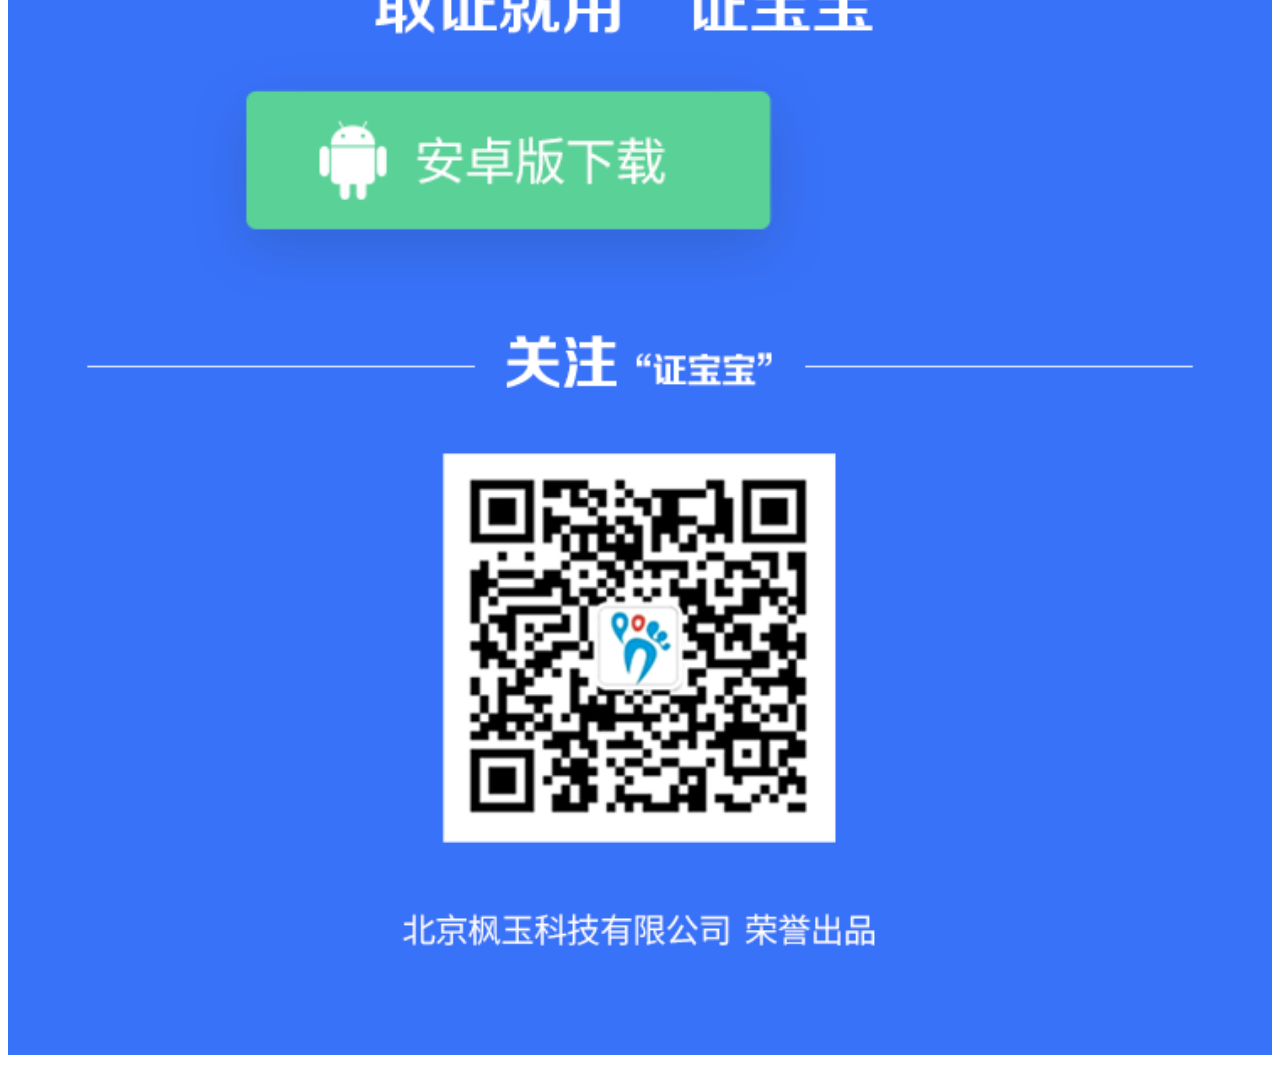
<file: zbbh5/download.html>
<!DOCTYPE html>
<html lang="en">
<head>
    <meta charset="UTF-8">
    <meta name="viewport"
          content="width=device-width,
          user-scalable=no, initial-scale=1.0, maximum-scale=1.0, minimum-scale=1.0">
    <title>Title</title>
    <style>
        /*@media screen and(orientation:landspace){...}*/
        @media (min-width: 639px) {
            .pic2 {
                margin-left: 3.7rem;
            }
        }

        @media (max-width: 375px ) {

            .pic2 {
                margin-left: 1.7rem;
            }

        }
        @media(min-width: 376px )and (max-width:639px){
            .pic2 {
                margin-left:2rem;
            }
        }
        .pic2 {
            width: 50%;
            position: absolute;
            bottom:18%;}
        .minpmap-xhdpi{position:relative}

    </style>
</head>
<body>
<div class="minpmap-xhdpi">
    <div>
        <img class="pic1" src="mipmap-xhdpi/qzzbb1.png" alt="" style="width:100%">
    </div>
    <div class="button"><img class="pic2" src="mipmap-xhdpi/download.png" alt=""></div>
</div>
<script src="rem.js"></script>
<script src="jquery-1.12.4.min.js"></script>
<script src="download.js"></script>
</body>
</html>
</file>
